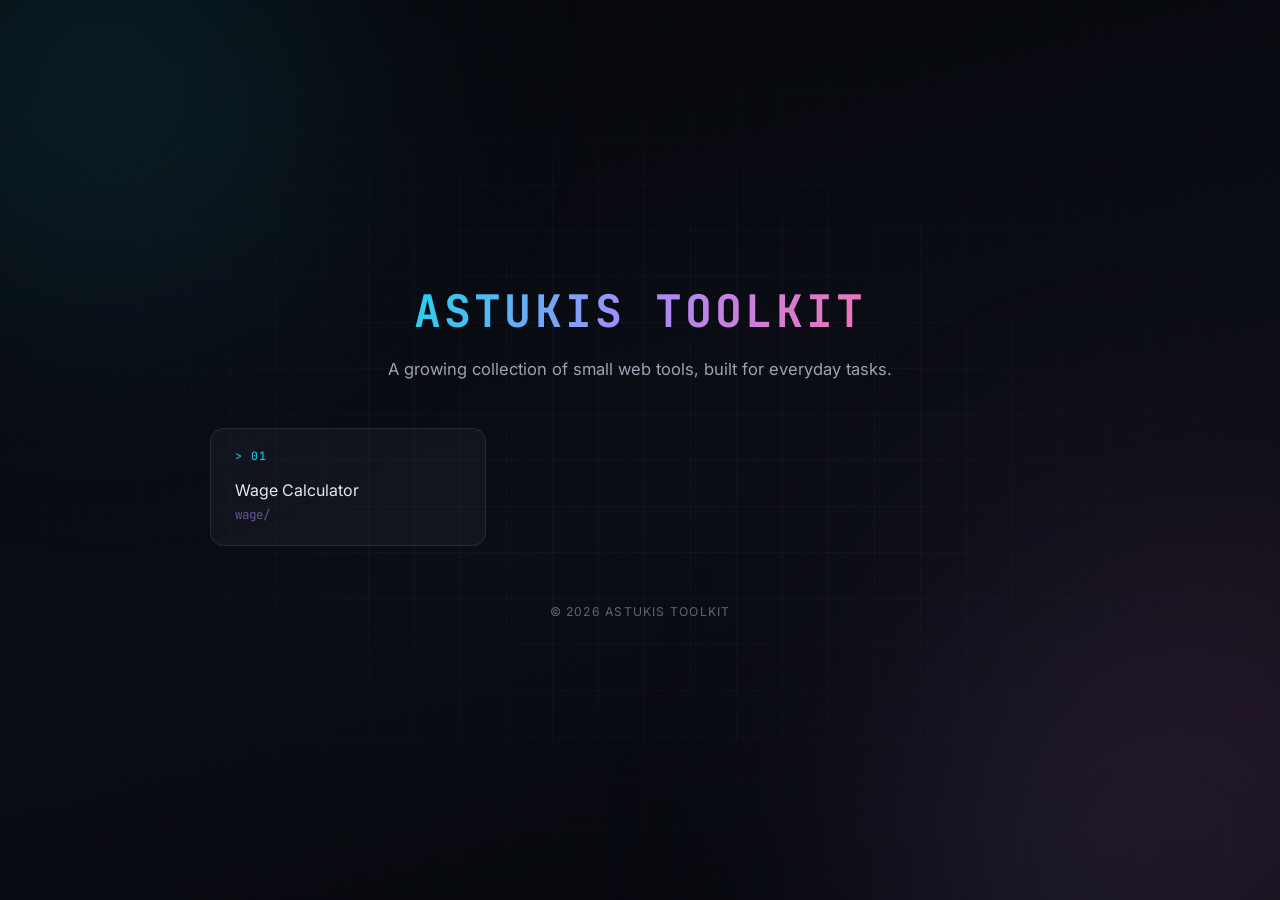
<file: index.html>
<!DOCTYPE html>
<html lang="en">
<head>
	<meta charset="utf-8">
	<title>ASTUKIS Toolkit</title>
	<meta name="description" content="A growing collection of small web tools built for everyday tasks.">
	<meta name="viewport" content="width=device-width, initial-scale=1">
	<link rel="preconnect" href="https://fonts.googleapis.com">
	<link rel="preconnect" href="https://fonts.gstatic.com" crossorigin>
	<link href="https://fonts.googleapis.com/css2?family=Inter:wght@400;500;700&family=JetBrains+Mono:wght@500;700&display=swap" rel="stylesheet">
	<link rel="stylesheet" href="style.css">
	<link rel="apple-touch-icon" sizes="180x180" href="apple-touch-icon.png">
	<link rel="icon" type="image/png" sizes="32x32" href="favicon-32x32.png">
	<link rel="icon" type="image/png" sizes="16x16" href="favicon-16x16.png">
	<link rel="manifest" href="site.webmanifest">
	<link rel="mask-icon" href="safari-pinned-tab.svg" color="#5bbad5">
	<meta name="msapplication-TileColor" content="#da532c">
	<meta name="theme-color" content="#07070b">
</head>
<body>
	<main>
		<h1 id="astukis-toolkit">ASTUKIS Toolkit</h1>
		<p>A growing collection of small web tools, built for everyday tasks.</p>
		<ul>
			<li><a href="wage/">Wage Calculator</a></li>
		</ul>
	</main>
	<footer>&copy; <span class="year"></span> ASTUKIS Toolkit</footer>
	<script>
		document.querySelector('.year').textContent = new Date().getFullYear();
	</script>
</body>
</html>
</file>
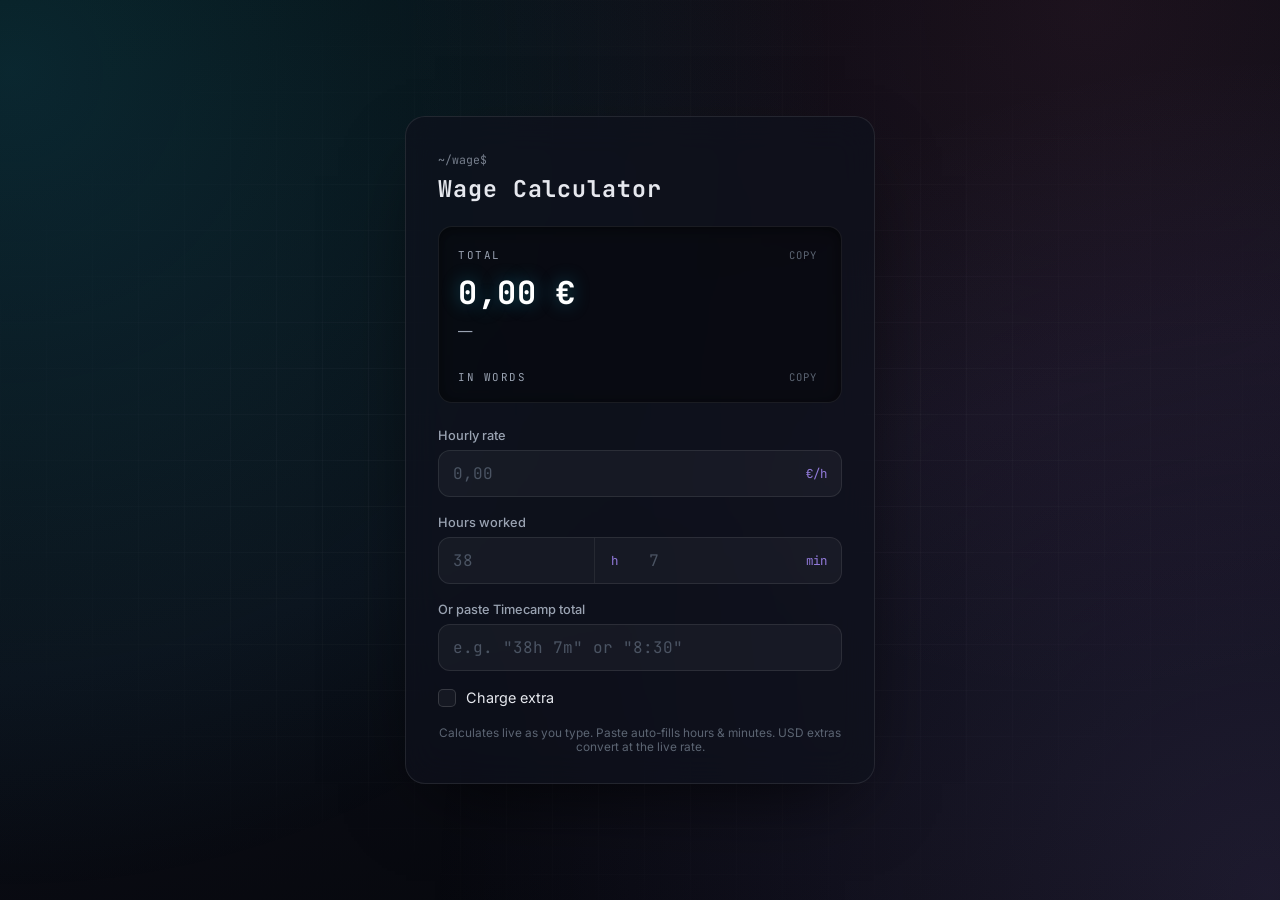
<file: wage/index.html>
<!DOCTYPE html>
<html lang="en">
<head>
	<meta charset="utf-8">
	<title>Wage Calculator · ASTUKIS Toolkit</title>
	<meta name="viewport" content="width=device-width, initial-scale=1">
	<link rel="preconnect" href="https://fonts.googleapis.com">
	<link rel="preconnect" href="https://fonts.gstatic.com" crossorigin>
	<link href="https://fonts.googleapis.com/css2?family=Inter:wght@400;500;700&family=JetBrains+Mono:wght@500;700&display=swap" rel="stylesheet">
	<link rel="stylesheet" href="wage.css">
	<link rel="icon" type="image/png" sizes="32x32" href="../favicon-32x32.png">
	<link rel="icon" type="image/png" sizes="16x16" href="../favicon-16x16.png">
	<meta name="theme-color" content="#05060a">
</head>
<body>
	<main class="shell">
		<p class="crumb mono"><a href="../" class="crumb-link">~</a>/wage$</p>
		<h1>Wage Calculator</h1>

		<section class="display" aria-live="polite">
			<div class="display-head">
				<span class="mono label">total</span>
				<button type="button" class="copy mono" data-copy="total" aria-label="Copy total">copy</button>
			</div>
			<output id="total" class="total mono">0,00 €</output>
			<output id="words" class="words">—</output>
			<p class="breakdown mono" id="breakdown" hidden></p>
			<div class="display-head display-foot">
				<span class="mono label">in words</span>
				<button type="button" class="copy mono" data-copy="words" aria-label="Copy wage in words">copy</button>
			</div>
		</section>

		<form id="form" novalidate>
			<label class="field" for="rate">
				<span class="field-label">Hourly rate</span>
				<span class="control">
					<input id="rate" inputmode="decimal" autocomplete="off" placeholder="0,00" required>
					<span class="unit mono">&euro;/h</span>
				</span>
			</label>

			<label class="field" for="hours">
				<span class="field-label">Hours worked</span>
				<span class="control split">
					<input id="hours" inputmode="decimal" autocomplete="off" placeholder="38" required>
					<span class="unit mono">h</span>
					<input id="minutes" inputmode="numeric" autocomplete="off" placeholder="7" required>
					<span class="unit mono">min</span>
				</span>
			</label>

			<label class="field" for="paste">
				<span class="field-label">Or paste Timecamp total</span>
				<span class="control">
					<input id="paste" inputmode="text" autocomplete="off" placeholder='e.g. "38h 7m" or "8:30"'>
				</span>
			</label>

			<p class="error mono" id="error" role="alert" hidden></p>

			<label class="field check" for="extra">
				<input type="checkbox" id="extra">
				<span class="check-label">Charge extra</span>
			</label>

			<div class="extra" id="extra-panel" hidden>
				<label class="field" for="bonus">
					<span class="field-label">Bonus amount</span>
					<span class="control split">
						<input id="bonus" inputmode="decimal" autocomplete="off" placeholder="0,00">
						<select id="bonus-currency" class="currency mono" aria-label="Bonus currency">
							<option value="EUR" selected>EUR</option>
							<option value="USD">USD</option>
						</select>
					</span>
				</label>
				<p class="fx mono" id="fx-note" hidden></p>
			</div>

			<p class="hint mono" id="hint" hidden></p>
		</form>

		<p class="tip">Calculates live as you type. Paste auto-fills hours &amp; minutes. USD extras convert at the live rate.</p>
	</main>

	<script src="wage.js"></script>
</body>
</html>
</file>
<file: style.css>
﻿:root {
	--bg: #05060a;
	--bg-2: #0b0d16;
	--text: #e6e8ee;
	--muted: #9aa3b2;
	--accent: #22d3ee;
	--accent-2: #a78bfa;
	--accent-3: #f472b6;
	--card-bg: rgba(255, 255, 255, 0.035);
	--card-border: rgba(255, 255, 255, 0.09);
	--radius: 14px;
	--font-sans: "Inter", system-ui, -apple-system, sans-serif;
	--font-mono: "JetBrains Mono", ui-monospace, "Cascadia Mono", monospace;
}

*, *::before, *::after {
	margin: 0;
	padding: 0;
	box-sizing: border-box;
}

html {
	-webkit-font-smoothing: antialiased;
	text-rendering: optimizeLegibility;
}

body {
	min-height: 100vh;
	background: linear-gradient(165deg, var(--bg) 0%, var(--bg-2) 55%, var(--bg) 100%);
	color: var(--text);
	font-family: var(--font-sans);
	display: flex;
	flex-direction: column;
	align-items: center;
	justify-content: center;
	padding: 3rem 1.25rem;
	overflow-x: hidden;
}

/* faint dotted grid */
body::before {
	content: "";
	position: fixed;
	inset: 0;
	z-index: 0;
	pointer-events: none;
	background-image:
		linear-gradient(rgba(255, 255, 255, 0.028) 1px, transparent 1px),
		linear-gradient(90deg, rgba(255, 255, 255, 0.028) 1px, transparent 1px);
	background-size: 46px 46px;
	mask-image: radial-gradient(ellipse at center, black 30%, transparent 78%);
	-webkit-mask-image: radial-gradient(ellipse at center, black 30%, transparent 78%);
}

/* film noise for texture */
body::after {
	content: "";
	position: fixed;
	inset: -50%;
	z-index: 0;
	pointer-events: none;
	background-image: url("data:image/svg+xml,%3Csvg xmlns='http://www.w3.org/2000/svg' width='160' height='160'%3E%3Cfilter id='n'%3E%3CfeTurbulence type='fractalNoise' baseFrequency='0.9' numOctaves='2'/%3E%3C/filter%3E%3Crect width='160' height='160' filter='url(%23n)' opacity='0.5'/%3E%3C/svg%3E");
	opacity: 0.035;
	animation: noiseShift 0.6s steps(2) infinite;
}

@keyframes noiseShift {
	to { transform: translate(1.5%, 1%); }
}

main {
	position: relative;
	z-index: 1;
	width: 100%;
	max-width: 860px;
	display: flex;
	flex-direction: column;
	align-items: center;
}

/* drifting aurora layers */
main::before,
main::after {
	content: "";
	position: fixed;
	border-radius: 50%;
	filter: blur(120px);
	pointer-events: none;
	z-index: -1;
}

main::before {
	width: 60vmax;
	height: 60vmax;
	left: -22vmax;
	top: -24vmax;
	background: radial-gradient(circle, rgba(34, 211, 238, 0.16), transparent 62%);
	animation: drift 26s ease-in-out infinite alternate;
}

main::after {
	width: 60vmax;
	height: 60vmax;
	right: -22vmax;
	bottom: -24vmax;
	background:
		radial-gradient(circle at 40% 60%, rgba(167, 139, 250, 0.16), transparent 60%),
		radial-gradient(circle at 70% 30%, rgba(244, 114, 182, 0.10), transparent 60%);
	animation: drift 32s ease-in-out infinite alternate-reverse;
}

@keyframes drift {
	from { transform: translate(0, 0) scale(1); }
	to { transform: translate(7vmax, 5vmax) scale(1.18); }
}

h1 {
	font-family: var(--font-mono);
	font-size: clamp(1.7rem, 5vw, 2.8rem);
	font-weight: 700;
	letter-spacing: 0.07em;
	text-transform: uppercase;
	color: var(--accent);
	text-align: center;
	animation: rise 0.8s ease both;
}

@supports (-webkit-background-clip: text) or (background-clip: text) {
	h1 {
		background: linear-gradient(115deg, var(--accent) 0%, var(--accent-2) 50%, var(--accent-3) 100%);
		-webkit-background-clip: text;
		background-clip: text;
		-webkit-text-fill-color: transparent;
	}
	h1::selection {
		-webkit-text-fill-color: var(--accent);
	}
}

main > p:first-of-type {
	color: var(--muted);
	font-size: 1.04rem;
	margin-top: 1rem;
	max-width: 52ch;
	text-align: center;
	line-height: 1.65;
	animation: rise 0.8s 0.12s ease both;
}

main ul {
	list-style: none;
	margin-top: 2.8rem;
	width: 100%;
	display: grid;
	grid-template-columns: repeat(auto-fill, minmax(250px, 1fr));
	gap: 1rem;
	counter-reset: proj;
}

main ul li {
	animation: rise 0.7s ease both;
}

main ul li:nth-child(1) { animation-delay: 0.22s; }
main ul li:nth-child(2) { animation-delay: 0.3s; }
main ul li:nth-child(3) { animation-delay: 0.38s; }
main ul li:nth-child(4) { animation-delay: 0.46s; }
main ul li:nth-child(5) { animation-delay: 0.54s; }
main ul li:nth-child(n+6) { animation-delay: 0.62s; }

main ul li a {
	position: relative;
	display: flex;
	flex-direction: column;
	justify-content: flex-end;
	gap: 0.4rem;
	min-height: 118px;
	padding: 1.4rem 1.5rem;
	color: var(--text);
	text-decoration: none;
	background: var(--card-bg);
	border: 1px solid var(--card-border);
	border-radius: var(--radius);
	transition:
		transform 0.22s ease,
		border-color 0.22s ease,
		box-shadow 0.22s ease,
		background 0.22s ease;
}

main ul li a::before {
	content: "> " counter(proj, decimal-leading-zero);
	counter-increment: proj;
	position: absolute;
	top: 1.15rem;
	left: 1.5rem;
	font-family: var(--font-mono);
	font-size: 0.72rem;
	font-weight: 500;
	letter-spacing: 0.1em;
	color: var(--accent);
	opacity: 0.85;
}

main ul li a::after {
	content: attr(href);
	font-family: var(--font-mono);
	font-size: 0.78rem;
	color: var(--accent-2);
	opacity: 0.55;
	transition: opacity 0.22s ease, transform 0.22s ease;
}

main ul li a:hover {
	transform: translateY(-4px);
	background: rgba(255, 255, 255, 0.055);
	border-color: rgba(34, 211, 238, 0.4);
	box-shadow: 0 16px 44px -14px rgba(34, 211, 238, 0.3);
}

main ul li a:hover::after {
	opacity: 1;
	transform: translateX(4px);
}

main ul li a:focus-visible {
	outline: 2px solid var(--accent);
	outline-offset: 3px;
}

footer {
	margin-top: 3.6rem;
	font-size: 0.76rem;
	color: #5c6573;
	letter-spacing: 0.1em;
	text-transform: uppercase;
	animation: rise 0.8s 0.7s ease both;
}

::selection {
	background: rgba(34, 211, 238, 0.28);
}

@keyframes rise {
	from {
		transform: translateY(16px);
	}
	to {
		transform: translateY(0);
	}
}

@media (prefers-reduced-motion: reduce) {
	*, *::before, *::after {
		animation-duration: 0.01ms !important;
		animation-iteration-count: 1 !important;
		transition-duration: 0.01ms !important;
	}
}
</file>
<file: wage/wage.css>
:root {
	--bg: #05060a;
	--bg-2: #0b0d16;
	--shell: rgba(15, 17, 28, 0.72);
	--text: #e6e8ee;
	--muted: #9aa3b2;
	--accent: #22d3ee;
	--accent-2: #a78bfa;
	--danger: #f87171;
	--border: rgba(255, 255, 255, 0.09);
	--radius: 16px;
	--font-sans: "Inter", system-ui, -apple-system, sans-serif;
	--font-mono: "JetBrains Mono", ui-monospace, "Cascadia Mono", monospace;
}

*, *::before, *::after {
	margin: 0;
	padding: 0;
	box-sizing: border-box;
}

html {
	-webkit-font-smoothing: antialiased;
}

body {
	min-height: 100vh;
	background: linear-gradient(165deg, var(--bg) 0%, var(--bg-2) 55%, var(--bg) 100%);
	color: var(--text);
	font-family: var(--font-sans);
	display: flex;
	align-items: center;
	justify-content: center;
	padding: 2.5rem 1.25rem;
}

/* faint dotted grid */
body::before {
	content: "";
	position: fixed;
	inset: 0;
	z-index: 0;
	pointer-events: none;
	background-image:
		linear-gradient(rgba(255, 255, 255, 0.028) 1px, transparent 1px),
		linear-gradient(90deg, rgba(255, 255, 255, 0.028) 1px, transparent 1px);
	background-size: 46px 46px;
	mask-image: radial-gradient(ellipse at center, black 30%, transparent 78%);
	-webkit-mask-image: radial-gradient(ellipse at center, black 30%, transparent 78%);
}

/* drifting aurora blobs */
body::after {
	content: "";
	position: fixed;
	inset: -20%;
	z-index: 0;
	pointer-events: none;
	background:
		radial-gradient(circle at 15% 20%, rgba(34, 211, 238, 0.16), transparent 45%),
		radial-gradient(circle at 85% 85%, rgba(167, 139, 250, 0.15), transparent 45%),
		radial-gradient(circle at 75% 15%, rgba(244, 114, 182, 0.09), transparent 40%);
	animation: drift 30s ease-in-out infinite alternate;
}

@keyframes drift {
	from { transform: translate(0, 0) scale(1); }
	to { transform: translate(4%, 3%) scale(1.1); }
}

.mono {
	font-family: var(--font-mono);
}

.shell {
	position: relative;
	z-index: 1;
	width: 100%;
	max-width: 470px;
	background: var(--shell);
	border: 1px solid var(--border);
	border-radius: 20px;
	padding: 2.2rem 2rem 1.8rem;
	backdrop-filter: blur(18px);
	-webkit-backdrop-filter: blur(18px);
	box-shadow: 0 30px 80px -30px rgba(0, 0, 0, 0.8);
	animation: rise 0.7s ease both;
}

.crumb {
	font-size: 0.72rem;
	color: var(--muted);
	opacity: 0.75;
}

.crumb-link {
	color: var(--muted);
	text-decoration: none;
	transition: color 0.15s ease;
}

.crumb-link:hover {
	color: var(--accent);
}

h1 {
	font-family: var(--font-mono);
	font-size: 1.45rem;
	font-weight: 700;
	letter-spacing: 0.04em;
	margin: 0.35rem 0 1.4rem;
	color: var(--text);
}

/* ---------- display ---------- */
.display {
	margin-bottom: 1.6rem;
	padding: 1.1rem 1.2rem 0.9rem;
	background: rgba(0, 0, 0, 0.35);
	border: 1px solid rgba(255, 255, 255, 0.07);
	border-radius: 14px;
	box-shadow: inset 0 2px 14px rgba(0, 0, 0, 0.5);
}

.display-head {
	display: flex;
	align-items: center;
	justify-content: space-between;
	margin-bottom: 0.35rem;
}

.display-foot {
	margin-top: 0.75rem;
	margin-bottom: 0;
}

.label {
	font-size: 0.68rem;
	letter-spacing: 0.14em;
	text-transform: uppercase;
	color: var(--muted);
}

.copy {
	background: none;
	border: none;
	color: #5c6573;
	font-size: 0.66rem;
	letter-spacing: 0.1em;
	text-transform: uppercase;
	cursor: pointer;
	transition: color 0.2s ease;
	padding: 0.2rem 0.3rem;
}

.copy:hover,
.copy[data-state="done"] {
	color: var(--accent);
}

.total {
	display: block;
	font-size: 2rem;
	font-weight: 700;
	letter-spacing: 0.02em;
	color: #fff;
	text-shadow: 0 0 18px rgba(34, 211, 238, 0.35);
}

.words {
	display: block;
	line-height: 1.55;
	color: var(--muted);
	font-size: 0.9rem;
	min-height: 2.4em;
	margin-top: 0.4rem;
}

.breakdown {
	margin-top: 0.45rem;
	font-size: 0.72rem;
	color: var(--muted);
	opacity: 0.85;
}

/* ---------- fields ---------- */
.field {
	display: block;
	margin-bottom: 1.1rem;
}

.field-label {
	display: block;
	font-size: 0.8rem;
	font-weight: 500;
	color: var(--muted);
	margin-bottom: 0.45rem;
}

.control {
	display: flex;
	align-items: center;
	gap: 0.1rem;
	border: 1px solid var(--border);
	border-radius: 12px;
	background: rgba(255, 255, 255, 0.04);
	transition: border-color 0.2s ease, box-shadow 0.2s ease;
}

.control:focus-within {
	border-color: rgba(34, 211, 238, 0.55);
	box-shadow: 0 0 0 3px rgba(34, 211, 238, 0.12);
}

.control input {
	flex: 1;
	min-width: 0;
	background: transparent;
	border: none;
	outline: none;
	color: var(--text);
	font-family: var(--font-mono);
	font-size: 1rem;
	padding: 0.75rem 0.9rem;
}

.control.split input:not(:last-of-type) {
	border-right: 1px solid rgba(255, 255, 255, 0.07);
}

.unit {
	color: var(--accent-2);
	font-size: 0.78rem;
	padding: 0.75rem 0.9rem;
	white-space: nowrap;
	opacity: 0.85;
}

.control input::placeholder {
	color: #4b5463;
}

.control input[type="number"]::-webkit-inner-spin-button {
	-webkit-appearance: none;
}

/* ---------- extra charge ---------- */
.check {
	display: flex;
	flex-direction: row;
	align-items: center;
	gap: 0.6rem;
	cursor: pointer;
}

.check input[type="checkbox"] {
	appearance: none;
	-webkit-appearance: none;
	width: 1.15rem;
	height: 1.15rem;
	margin: 0;
	flex: 0 0 auto;
	border: 1px solid rgba(255, 255, 255, 0.14);
	border-radius: 5px;
	background: rgba(255, 255, 255, 0.04);
	cursor: pointer;
	display: grid;
	place-content: center;
	transition: background 0.15s ease, border-color 0.15s ease;
}

.check input[type="checkbox"]:hover {
	border-color: rgba(34, 211, 238, 0.5);
}

.check input[type="checkbox"]:checked {
	background: linear-gradient(135deg, var(--accent), var(--accent-2));
	border-color: transparent;
}

.check input[type="checkbox"]:checked::after {
	content: "\2713";
	color: #05060a;
	font-size: 0.85rem;
	font-weight: 700;
	line-height: 1;
}

.check input[type="checkbox"]:focus-visible {
	outline: 2px solid var(--accent);
	outline-offset: 2px;
}

.check-label {
	font-size: 0.9rem;
	color: var(--text);
}

.extra {
	margin: -0.2rem 0 1.1rem;
	padding: 0.9rem 1rem;
	border: 1px dashed rgba(167, 139, 250, 0.32);
	border-radius: 12px;
	background: rgba(167, 139, 250, 0.045);
	animation: rise 0.3s ease both;
}

.extra .field {
	margin-bottom: 0.4rem;
}

.currency {
	appearance: none;
	-webkit-appearance: none;
	background: transparent;
	border: none;
	border-left: 1px solid rgba(255, 255, 255, 0.07);
	color: var(--accent-2);
	font-size: 0.8rem;
	padding: 0 0.9rem;
	cursor: pointer;
}

.currency option {
	background: #101220;
	color: var(--text);
}

.fx {
	margin: 0.4rem 0.1rem 0;
	font-size: 0.72rem;
	color: var(--muted);
}

.hint {
	margin-top: 0.4rem;
	font-size: 0.76rem;
	color: var(--muted);
}

/* ---------- error / tip ---------- */
.error {
	color: var(--danger);
	font-size: 0.78rem;
	margin-top: -0.3rem;
	margin-bottom: 0.6rem;
	padding: 0.5rem 0.8rem;
	background: rgba(248, 113, 113, 0.08);
	border: 1px solid rgba(248, 113, 113, 0.25);
	border-radius: 10px;
}

.tip {
	margin-top: 1.2rem;
	font-size: 0.74rem;
	color: #5c6573;
	text-align: center;
}

/* ---------- states ---------- */
.shake {
	animation: shake 0.3s ease;
}

@keyframes shake {
	25% { transform: translateX(-4px); }
	75% { transform: translateX(4px); }
}

@keyframes rise {
	from {
		opacity: 0;
		transform: translateY(20px);
	}
	to {
		opacity: 1;
		transform: translateY(0);
	}
}

input:focus-visible,
.copy:focus-visible {
	outline: 2px solid var(--accent);
	outline-offset: 2px;
}

@media (prefers-reduced-motion: reduce) {
	*, *::before, *::after {
		animation-duration: 0.01ms !important;
		animation-iteration-count: 1 !important;
		transition-duration: 0.01ms !important;
	}
}
</file>
